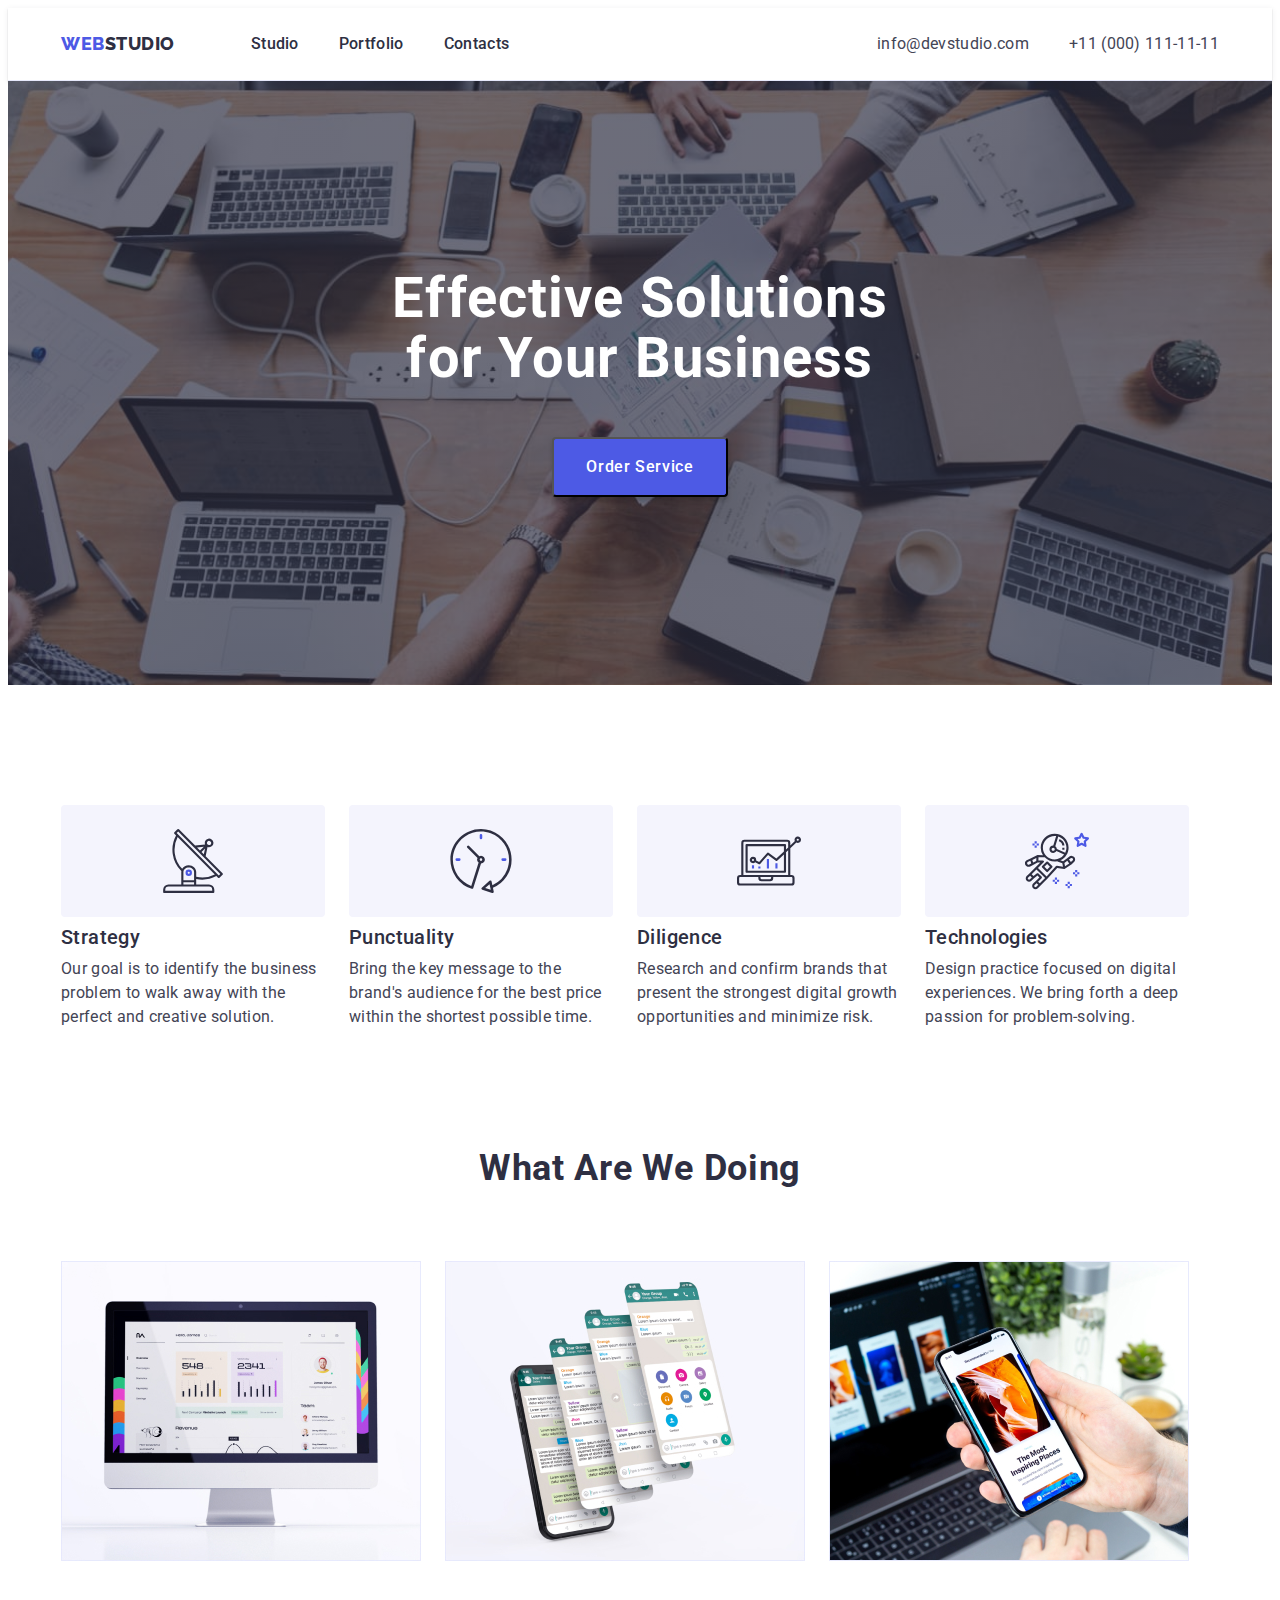
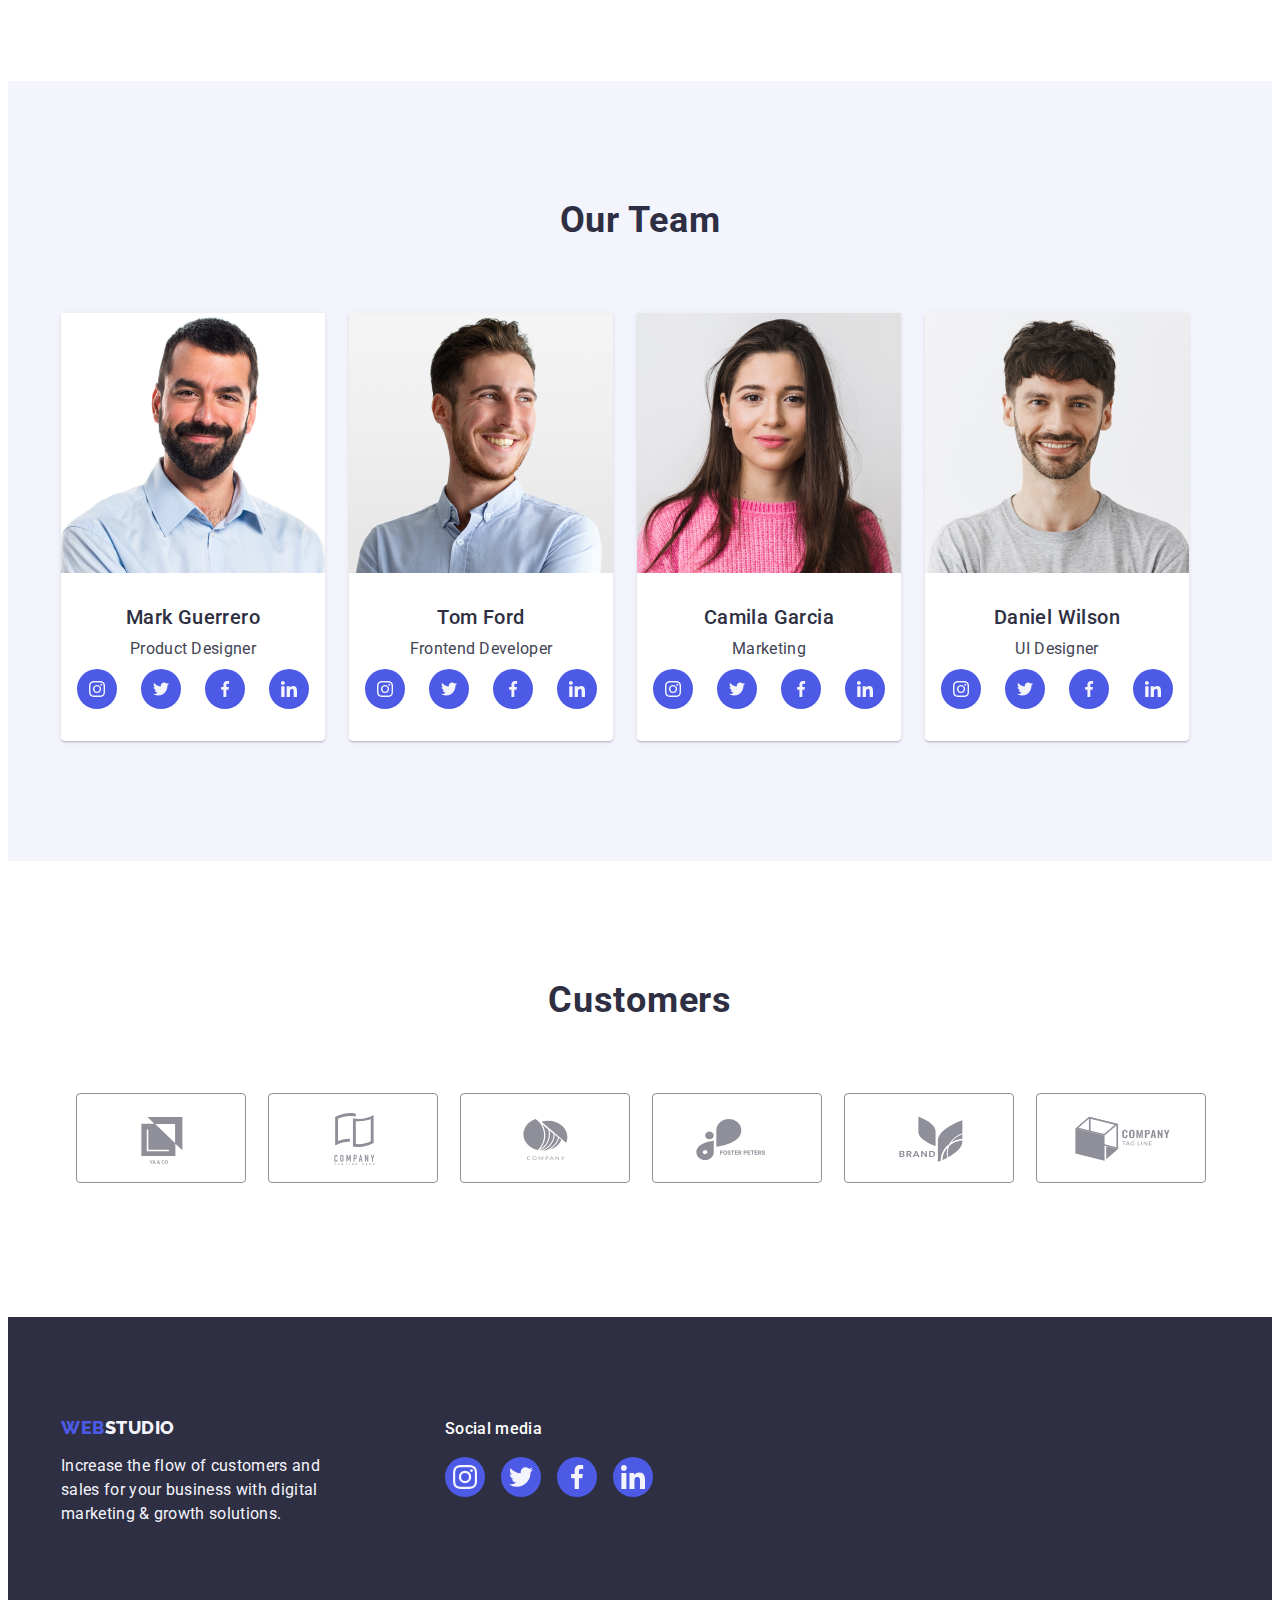
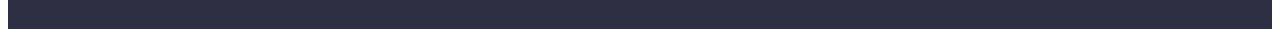
<file: index.html>
<!DOCTYPE html>
<html lang="en">
  <head>
    <meta charset="UTF-8" />
    <meta http-equiv="X-UA-Compatible" content="IE=edge" />
    <meta name="viewport" content="width=device-width, initial-scale=1.0" />
    <title>WebStudio</title>
    <link rel="preconnect" href="https://fonts.googleapis.com" />
    <link rel="preconnect" href="https://fonts.gstatic.com" crossorigin />
    <link
      href="https://fonts.googleapis.com/css2?family=Raleway:wght@800&family=Roboto:wght@400;500;700;900&display=swap"
      rel="stylesheet"
    />
    <link rel="stylesheet" href="https://cdnjs.cloudflare.com/ajax/libs/modern-normalize/1.1.0/modern-normalize.min.css" integrity="sha512-wpPYUAdjBVSE4KJnH1VR1HeZfpl1ub8YT/NKx4PuQ5NmX2tKuGu6U/JRp5y+Y8XG2tV+wKQpNHVUX03MfMFn9Q==" crossorigin="anonymous" referrerpolicy="no-referrer" />
    <link rel="stylesheet" href="./css/styles.css" />
  </head>
  <body>
    <!-- Верхній колонтитул -->
    <header class="header">
      <div class="container header-container">
        <nav class="header-navigation">
          <a class="header-logo logo link" href="./index.html"
            >Web<span class="header-accent">Studio</span></a
          >
          <ul class="header-list list">
            <li class="header-item">
              <a class="header-link link" href="./index.html">Studio</a>
            </li>
            <li class="header-item">
              <a class="header-link link" href="./portfolio.html">Portfolio</a>
            </li>
            <li class="header-item">
              <a class="header-link link" href="">Contacts</a>
            </li>
          </ul>
        </nav>
        <address class="address">
          <ul class="header-list list">
            <li>
              <a class="header-address link" href="mailto:info@devstudio.com"
                >info@devstudio.com</a
              >
            </li>
            <li>
              <a class="header-address link" href="tel:+110001111111"
                >+11 (000) 111-11-11</a
              >
            </li>
          </ul>
        </address>
      </div>
    </header>

    <main>
      <!-- Герой -->
      <section class="section hero">
        <div class="container">
          <h1 class="hero-title">Effective Solutions <br> for Your Business</h1>
          <button class="hero-btn pointer" type="button">Order Service</button>
        </div>
      </section>
      <!-- Про нас -->
      <section class="section about-us">
        <div class="container">
          <h2 class="hidden-title" hidden>Principles of the company's work</h2>
          <ul class="about-us-list list">
            <li class="about-us-item">
              <div class="about-us-image">
                <svg class="about-us-icon" width="64" height="64">
                  <use href="./images/icons.svg#icon-antenna"></use>
                </svg>
              </div>
              <h3 class="about-us-title">Strategy</h3>
              <p class="about-us-text text">
                Our goal is to identify the business problem to walk away with the
                perfect and creative solution.
              </p>
            </li>
            <li class="about-us-item">
              <div class="about-us-image">
                <svg class="about-us-icon" width="64" height="64">
                  <use href="./images/icons.svg#icon-clock"></use>
                </svg>
              </div>
              <h3 class="about-us-title">Punctuality</h3>
              <p class="about-us-text text">
                Bring the key message to the brand's audience for the best price
                within the shortest possible time.
              </p>
            </li>
            <li class="about-us-item">
              <div class="about-us-image">
                <svg class="about-us-icon" width="64" height="64">
                  <use href="./images/icons.svg#icon-diagram"></use>
                </svg>
              </div>
              <h3 class="about-us-title">Diligence</h3>
              <p class="about-us-text text">
                Research and confirm brands that present the strongest digital
                growth opportunities and minimize risk.
              </p>
            </li>
            <li class="about-us-item">
              <div class="about-us-image">
                <svg class="about-us-icon" width="64" height="64">
                  <use href="./images/icons.svg#icon-astronaut"></use>
                </svg>
              </div>
              <h3 class="about-us-title">Technologies</h3>
              <p class="about-us-text text">
                Design practice focused on digital experiences. We bring forth a
                deep passion for problem-solving.
              </p>
            </li>
          </ul>
        </div>
      </section>
      <!-- Наш продукт -->
      <section class="section product">
        <div class="container">
          <h2 class="product-title">What are we doing</h2>
          <ul class="product-list list">
            <li class="product-photo">
              <img
                src="./images/rectangle_1.jpg"
                alt="PC with profile page open"
                width="360"
              />
            </li>
            <li class="product-photo">
              <img
                src="./images/rectangle_2.jpg"
                alt="smartphone with an open chat feed"
                width="360"
              />
            </li>
            <li class="product-photo">
              <img
                src="./images/rectangle_3.jpg"
                alt="smartphone and laptop with synchronized data"
                width="360"
              />
            </li>
          </ul>
        </div>
      </section>
      <!-- Наша команда -->
      <section class="section team">
        <div class="container">
          <h2 class="team-title">Our team</h2>
          <ul class="team-list list">
            <li class="team-card">
              <img
                src="./images/photo_1.jpg"
                alt="photo of Mark Guerrero"
                width="264"
              />
              <div class="text-card">
                <h3 class="team-name">Mark Guerrero</h3>
                <p class="team-text text">Product Designer</p>
                <ul class="team-soc-list list">
                  <li class="team-soc-item"><a class="team-soc-link link" href="">
                    <svg class="team-soc-icon" width="16" height="16">
                      <use href="./images/icons.svg#icon-instagram"></use>
                    </svg>
                  </a></li>
                  <li class="team-soc-item"><a class="team-soc-link link" href="">
                    <svg class="team-soc-icon" width="16" height="16">
                      <use href="./images/icons.svg#icon-twitter"></use>
                    </svg>
                  </a></li>
                  <li class="team-soc-item"><a class="team-soc-link link" href="">
                    <svg class="team-soc-icon" width="16" height="16">
                      <use href="./images/icons.svg#icon-facebook"></use>
                    </svg>
                  </a></li>
                  <li class="team-soc-item"><a class="team-soc-link link" href="">
                    <svg class="team-soc-icon" width="16" height="16">
                      <use href="./images/icons.svg#icon-linkedin"></use>
                    </svg>
                  </a></li>
                </ul>
              </div>
            </li>
            <li class="team-card">
              <img
                src="./images/photo_2.jpg"
                alt="photo of Tom Ford"
                width="264"
              />
              <div class="text-card">
                <h3 class="team-name">Tom Ford</h3>
                <p class="team-text text">Frontend Developer</p>
                <ul class="team-soc-list list">
                  <li class="team-soc-item"><a class="team-soc-link link" href="">
                    <svg class="team-soc-icon" width="16" height="16">
                      <use href="./images/icons.svg#icon-instagram"></use>
                    </svg>
                  </a></li>
                  <li class="team-soc-item"><a class="team-soc-link link" href="">
                    <svg class="team-soc-icon" width="16" height="16">
                      <use href="./images/icons.svg#icon-twitter"></use>
                    </svg>
                  </a></li>
                  <li class="team-soc-item"><a class="team-soc-link link" href="">
                    <svg class="team-soc-icon" width="16" height="16">
                      <use href="./images/icons.svg#icon-facebook"></use>
                    </svg>
                  </a></li>
                  <li class="team-soc-item"><a class="team-soc-link link" href="">
                    <svg class="team-soc-icon" width="16" height="16">
                      <use href="./images/icons.svg#icon-linkedin"></use>
                    </svg>
                  </a></li>
                </ul>
              </div>
            </li>
            <li class="team-card">
              <img
                src="./images/photo_3.jpg"
                alt="photo of Camila Garcia"
                width="264"
              />
              <div class="text-card">
                <h3 class="team-name">Camila Garcia</h3>
                <p class="team-text text">Marketing</p>
                <ul class="team-soc-list list">
                  <li class="team-soc-item"><a class="team-soc-link link" href="">
                    <svg class="team-soc-icon" width="16" height="16">
                      <use href="./images/icons.svg#icon-instagram"></use>
                    </svg>
                  </a></li>
                  <li class="team-soc-item"><a class="team-soc-link link" href="">
                    <svg class="team-soc-icon" width="16" height="16">
                      <use href="./images/icons.svg#icon-twitter"></use>
                    </svg>
                  </a></li>
                  <li class="team-soc-item"><a class="team-soc-link link" href="">
                    <svg class="team-soc-icon" width="16" height="16">
                      <use href="./images/icons.svg#icon-facebook"></use>
                    </svg>
                  </a></li>
                  <li class="team-soc-item"><a class="team-soc-link link" href="">
                    <svg class="team-soc-icon" width="16" height="16">
                      <use href="./images/icons.svg#icon-linkedin"></use>
                    </svg>
                  </a></li>
                </ul>
              </div>
            </li>
            <li class="team-card">
              <img
                src="./images/photo_4.jpg"
                alt="photo of Daniel Wilson"
                width="264"
              />
              <div class="text-card">
                <h3 class="team-name">Daniel Wilson</h3>
                <p class="team-text text">UI Designer</p>
                <ul class="team-soc-list list">
                  <li class="team-soc-item"><a class="team-soc-link link" href="">
                    <svg class="team-soc-icon" width="16" height="16">
                      <use href="./images/icons.svg#icon-instagram"></use>
                    </svg>
                  </a></li>
                  <li class="team-soc-item"><a class="team-soc-link link" href="">
                    <svg class="team-soc-icon" width="16" height="16">
                      <use href="./images/icons.svg#icon-twitter"></use>
                    </svg>
                  </a></li>
                  <li class="team-soc-item"><a class="team-soc-link link" href="">
                    <svg class="team-soc-icon" width="16" height="16">
                      <use href="./images/icons.svg#icon-facebook"></use>
                    </svg>
                  </a></li>
                  <li class="team-soc-item"><a class="team-soc-link link" href="">
                    <svg class="team-soc-icon" width="16" height="16">
                      <use href="./images/icons.svg#icon-linkedin"></use>
                    </svg>
                  </a></li>
                </ul>
              </div>
            </li>
          </ul>
        </div>
      </section>
      <!-- Наші клієнти -->
      <section class="section clients">
        <div class="container">
          <h2 class="clients-title">Customers</h2>
          <ul class="clients-list list">
            <li class="client-item">
              <a class="client-link link" href="">
                <svg class="client-icon" width="104" height="56">
                  <use href="./images/icons.svg#icon-client_1"></use>
                </svg>
              </a>
            </li>
            <li class="client-item">
              <a class="client-link link" href="">
                <svg class="client-icon" width="104" height="56">
                  <use href="./images/icons.svg#icon-client_2"></use>
                </svg>
              </a>
            </li>
            <li class="client-item">
              <a class="client-link link" href="">
                <svg class="client-icon" width="104" height="56">
                  <use href="./images/icons.svg#icon-client_3"></use>
                </svg>
              </a>
            </li>
            <li class="client-item">
              <a class="client-link link" href="">
                <svg class="client-icon" width="104" height="56">
                  <use href="./images/icons.svg#icon-client_4"></use>
                </svg>
              </a>
            </li>
            <li class="client-item">
              <a class="client-link link" href="">
                <svg class="client-icon" width="104" height="56">
                  <use href="./images/icons.svg#icon-client_5"></use>
                </svg>
              </a>
            </li>
            <li class="client-item">
              <a class="client-link link" href="">
                <svg class="client-icon" width="104" height="56">
                  <use href="./images/icons.svg#icon-client_6"></use>
                </svg>
              </a>
            </li>
          </ul>
        </div>
      </section>

    </main>
    <!-- Нижній колонтитул -->
    <footer class="footer">
      <div class="container">
        <div class="footer-container-one">
          <a class="footer-logo logo link" href="./index.html"
          >Web<span class="footer-accent">Studio</span>
          </a>
          <p class="footer-text">Increase the flow of customers and sales for your business with digital marketing & growth solutions.
          </p>
        </div>
        <div class="footer-container-two">
          <h3 class="footer-soc-title">Social media</h3>
          <ul class="footer-soc-list list">
            <li class="footer-soc-item">
              <a class="footer-soc-link link" href="">
                <svg class="footer-soc-icon" width="24" height="24">
                  <use href="./images/icons.svg#icon-instagram"></use>
                </svg>
              </a>
            </li>
            <li class="footer-soc-item">
              <a class="footer-soc-link link" href="">
                <svg class="footer-soc-icon" width="24" height="24">
                  <use href="./images/icons.svg#icon-twitter"></use>
                </svg>
              </a>
            </li>
            <li class="footer-soc-item">
              <a class="footer-soc-link link" href="">
                <svg class="footer-soc-icon" width="24" height="24">
                  <use href="./images/icons.svg#icon-facebook"></use>
                </svg>
              </a>
            </li>
            <li class="footer-soc-item">
              <a class="footer-soc-link link" href="">
                <svg class="footer-soc-icon" width="24" height="24">
                  <use href="./images/icons.svg#icon-linkedin"></use>
                </svg>
              </a>
            </li>
          </ul>
        </div>
      </div>
    </footer>
  </body>
</html>
</file>
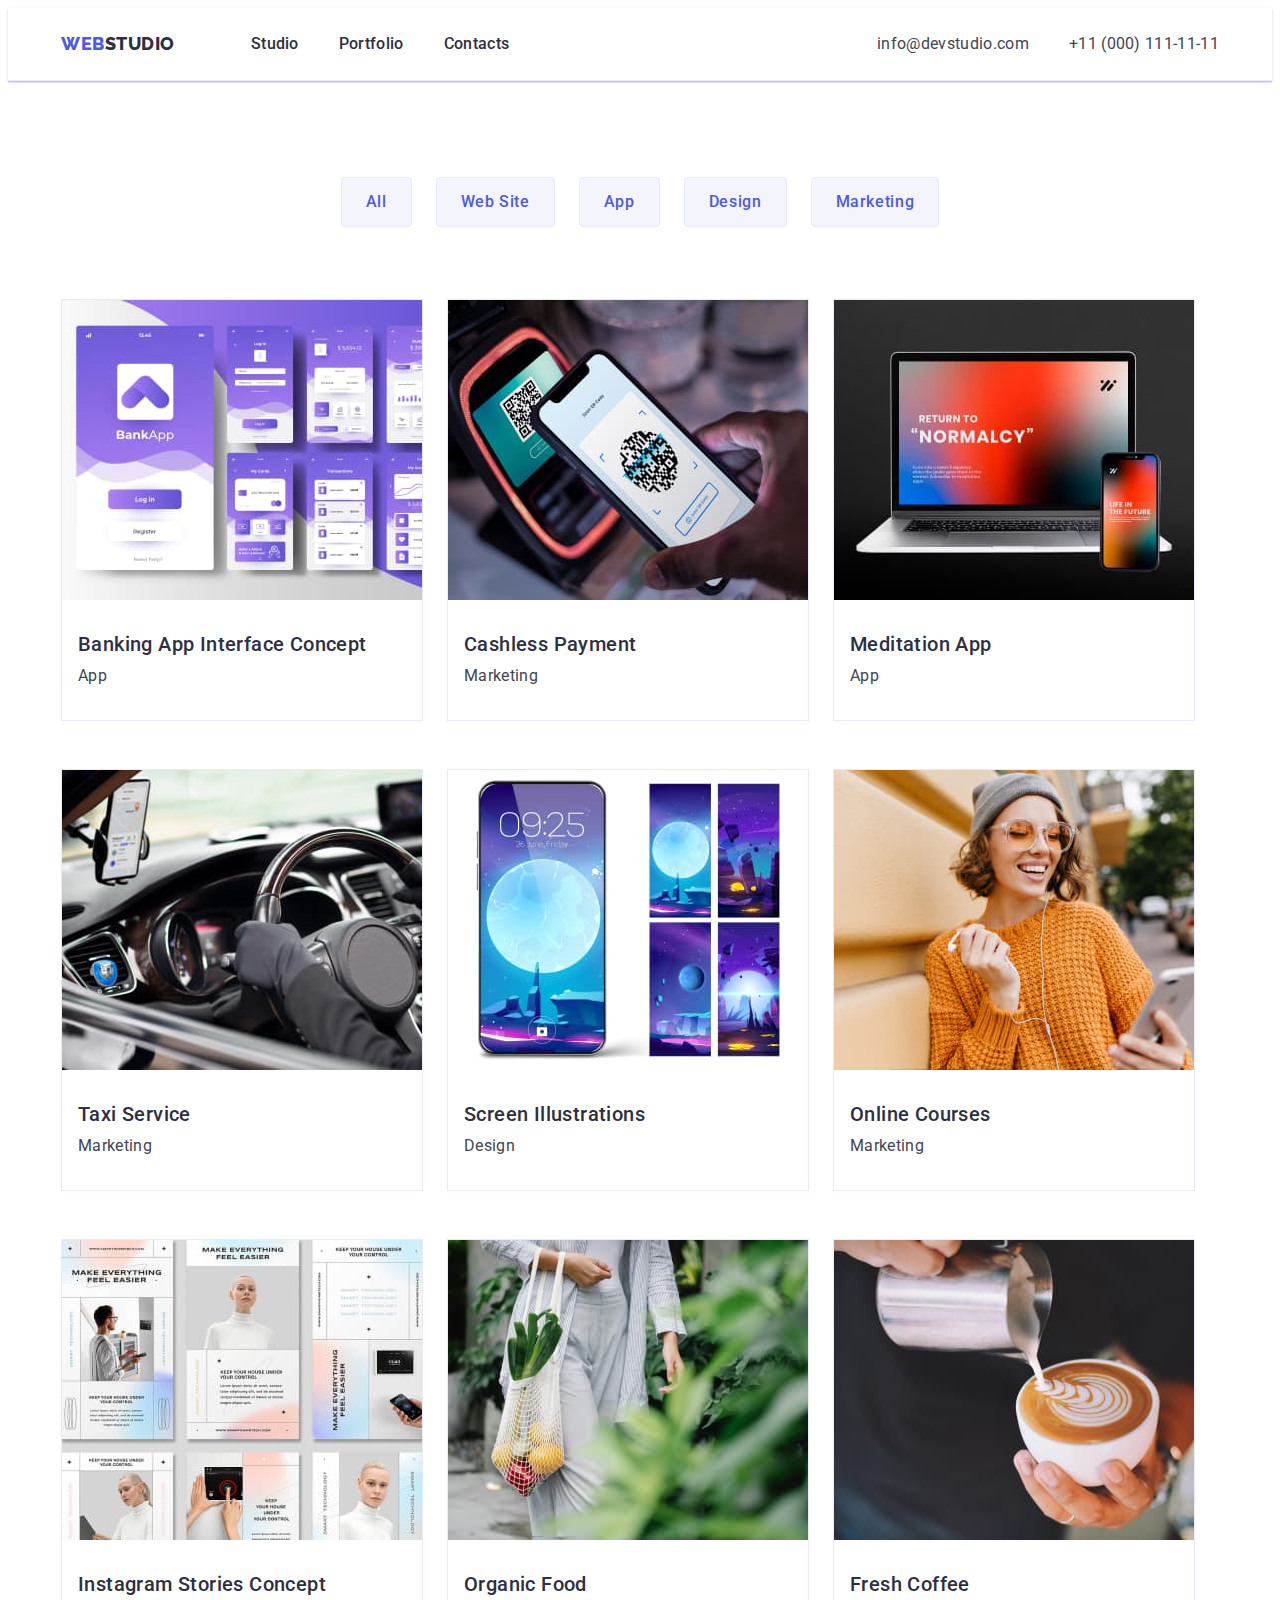
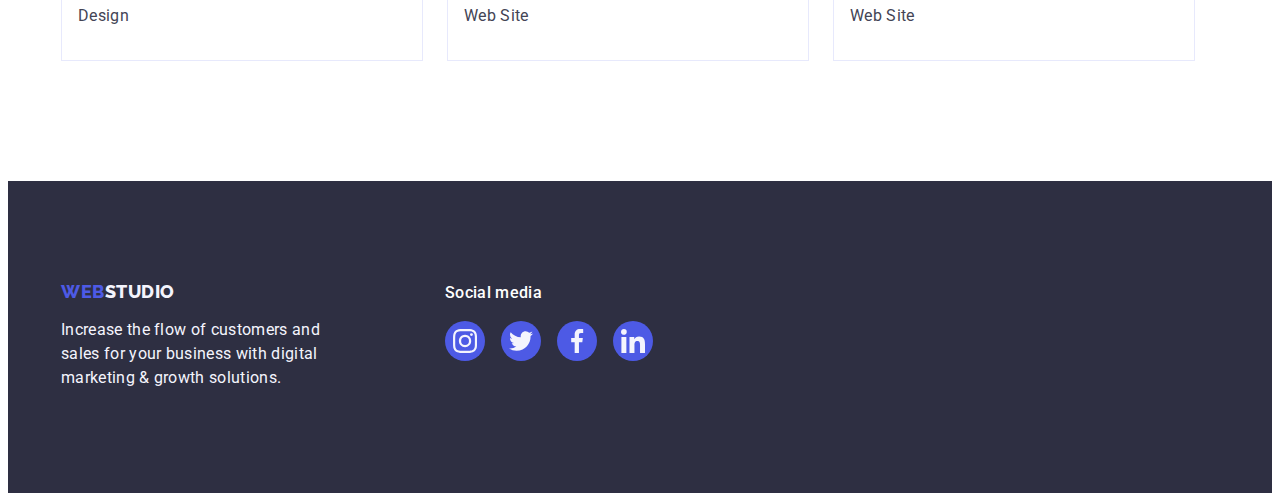
<file: portfolio.html>
<!DOCTYPE html>
<html lang="en">
  <head>
    <meta charset="UTF-8" />
    <meta http-equiv="X-UA-Compatible" content="IE=edge" />
    <meta name="viewport" content="width=device-width, initial-scale=1.0" />
    <title>WebStudio</title>
    <link rel="preconnect" href="https://fonts.googleapis.com" />
    <link rel="preconnect" href="https://fonts.gstatic.com" crossorigin />
    <link
      href="https://fonts.googleapis.com/css2?family=Raleway:wght@800&family=Roboto:wght@400;500;700;900&display=swap"
      rel="stylesheet"
    />
    <link rel="stylesheet" href="https://cdnjs.cloudflare.com/ajax/libs/modern-normalize/1.1.0/modern-normalize.min.css" integrity="sha512-wpPYUAdjBVSE4KJnH1VR1HeZfpl1ub8YT/NKx4PuQ5NmX2tKuGu6U/JRp5y+Y8XG2tV+wKQpNHVUX03MfMFn9Q==" crossorigin="anonymous" referrerpolicy="no-referrer" />
    <link rel="stylesheet" href="./css/styles.css" />
  </head>
  <body>
    <!-- Верхній колонтитул -->
    <header class="header">
      <div class="container header-container">
        <nav class="header-navigation">
          <a class="header-logo logo link" href="./index.html"
            >Web<span class="header-accent">Studio</span></a
          >
          <ul class="header-list list">
            <li class="header-item">
              <a class="header-link link" href="./index.html">Studio</a>
            </li>
            <li class="header-item">
              <a class="header-link link" href="./portfolio.html">Portfolio</a>
            </li>
            <li class="header-item">
              <a class="header-link link" href="">Contacts</a>
            </li>
          </ul>
        </nav>
        <address class="address">
          <ul class="header-list list">
            <li>
              <a class="header-address link" href="mailto:info@devstudio.com"
                >info@devstudio.com</a
              >
            </li>
            <li>
              <a class="header-address link" href="tel:+110001111111"
                >+11 (000) 111-11-11</a
              >
            </li>
          </ul>
        </address>
      </div>
    </header>

    <main>
      <section class="section portfolio">
        <h1 hidden>Portfolio</h1>
        <!-- Проекти -->
        <div class="container">
          <ul class="filter-list list">
            <li class="filter-elements">
              <button class="filter-btn pointer" type="button">All</button>
            </li>
            <li class="filter-elements">
              <button class="filter-btn pointer" type="button">Web Site</button>
            </li>
            <li class="filter-elements">
              <button class="filter-btn pointer" type="button">App</button>
            </li>
            <li class="filter-elements">
              <button class="filter-btn pointer" type="button">Design</button>
            </li>
            <li class="filter-elements">
              <button class="filter-btn pointer" type="button">Marketing</button>
            </li>
          </ul>
          <ul class="project-list list">
            <li class="project-card">
              <a class="link" href="">
                <img
                  src="./images/project_1.jpg"
                  alt="photo of the project"
                  width="360"
                />
                <div class="text-card-portfolio">
                  <h2 class="project-title">Banking App Interface Concept</h2>
                  <p class="project-text text">App</p>
                </div>
              </a>
            </li>
            <li class="project-card">
              <a class="link" href="">
                <img
                  src="./images/project_2.jpg"
                  alt="photo of the project"
                  width="360"
                />
                <div class="text-card-portfolio">
                  <h2 class="project-title">Cashless Payment</h2>
                  <p class="project-text text">Marketing</p>
                </div>
              </a>
            </li>
            <li class="project-card">
              <a class="link" href="">
                <img
                  src="./images/project_3.jpg"
                  alt="photo of the project"
                  width="360"
                />
                <div class="text-card-portfolio">
                  <h2 class="project-title">Meditation App</h2>
                  <p class="project-text text">App</p>
                </div>
              </a>
            </li>
            <li class="project-card">
              <a class="link" href="">
                <img
                  src="./images/project_4.jpg"
                  alt="photo of the project"
                  width="360"
                />
                <div class="text-card-portfolio">
                  <h2 class="project-title">Taxi Service</h2>
                  <p class="project-text text">Marketing</p>
                </div>
              </a>
            </li>
            <li class="project-card">
              <a class="link" href="">
                <img
                  src="./images/project_5.jpg"
                  alt="photo of the project"
                  width="360"
                />
                <div class="text-card-portfolio">
                  <h2 class="project-title">Screen Illustrations</h2>
                  <p class="project-text text">Design</p>
                </div>
              </a>
            </li>
            <li class="project-card">
              <a class="link" href="">
                <img
                  src="./images/project_6.jpg"
                  alt="photo of the project"
                  width="360"
                />
                <div class="text-card-portfolio">
                  <h2 class="project-title">Online Courses</h2>
                  <p class="project-text text">Marketing</p>
                </div>
              </a>
            </li>
            <li class="project-card">
              <a class="link" href="">
                <img
                  src="./images/project_7.jpg"
                  alt="photo of the project"
                  width="360"
                />
                <div class="text-card-portfolio">
                  <h2 class="project-title">Instagram Stories Concept</h2>
                  <p class="project-text text">Design</p>
                </div>
              </a>
            </li>
            <li class="project-card">
              <a class="link" href="">
                <img
                  src="./images/project_8.jpg"
                  alt="photo of the project"
                  width="360"
                />
                <div class="text-card-portfolio">
                  <h2 class="project-title">Organic Food</h2>
                  <p class="project-text text">Web Site</p>
                </div>
              </a>
            </li>
            <li class="project-card">
              <a class="link" href="">
                <img
                  src="./images/project_9.jpg"
                  alt="photo of the project"
                  width="360"
                />
                <div class="text-card-portfolio">
                  <h2 class="project-title">Fresh Coffee</h2>
                  <p class="project-text text">Web Site</p>
                </div>
              </a>
            </li>
          </ul>
        </div>
      </section>
    </main>
    <!-- Нижній колонтитул -->
    <footer class="footer">
      <div class="container">
        <div class="footer-container-one">
          <a class="footer-logo logo link" href="./index.html"
          >Web<span class="footer-accent">Studio</span>
          </a>
          <p class="footer-text">Increase the flow of customers and sales for your business with digital marketing & growth solutions.
          </p>
        </div>
        <div class="footer-container-two">
          <h3 class="footer-soc-title">Social media</h3>
          <ul class="footer-soc-list list">
            <li class="footer-soc-item">
              <a class="footer-soc-link link" href="">
                <svg class="footer-soc-icon" width="24" height="24">
                  <use href="./images/icons.svg#icon-instagram"></use>
                </svg>
              </a>
            </li>
            <li class="footer-soc-item">
              <a class="footer-soc-link link" href="">
                <svg class="footer-soc-icon" width="24" height="24">
                  <use href="./images/icons.svg#icon-twitter"></use>
                </svg>
              </a>
            </li>
            <li class="footer-soc-item">
              <a class="footer-soc-link link" href="">
                <svg class="footer-soc-icon" width="24" height="24">
                  <use href="./images/icons.svg#icon-facebook"></use>
                </svg>
              </a>
            </li>
            <li class="footer-soc-item">
              <a class="footer-soc-link link" href="">
                <svg class="footer-soc-icon" width="24" height="24">
                  <use href="./images/icons.svg#icon-linkedin"></use>
                </svg>
              </a>
            </li>
          </ul>
        </div>
      </div>
    </footer>
  </body>
</html>
</file>
<file: css/styles.css>
:root {
  --main-color: #2e2f42;
  --second-color: #ffffff;
  --main-background-color: #2e2f42;
  --second-background-color: #f4f4fd;
  --main-text-color: #434455;
  --footer-text-color: #f4f4fd;
  --btn-background-color: #4d5ae5;
  --portfolio-btn-text-color: #4d5ae5;
  --portfolio-focus-background-color: #404bbf;
  --focus-text-color: #404bbf;
  --border-color: #e7e9fc;
  --logo-first-text-color: #4d5ae5;
  --client-item-color: #8e8f99;
}

body {
  font-family: "Roboto", sans-serif;
  color: var(--main-text-color);
  background-color: var(--second-color);
}
img {
  display: block;
  max-width: 100%;
}
.container {
  padding-left: 15px;
  padding-right: 15px;
  margin: 0 auto;
  width: 1158px;
}
.section {
  padding: 120px 0;
}
.list {
  list-style: none;
}
.link {
  text-decoration: none;
}
.pointer {
  cursor: pointer;
}
.accent {
  color: var(--logo-first-text-color);
}
.logo {
  font-family: "Raleway", sans-serif;
  font-style: normal;
  font-weight: 800;
  font-size: 18px;
  line-height: 1.17;
  letter-spacing: 0.03em;
  text-transform: uppercase;
  color: var(--logo-first-text-color);
}

/* ------HEADER------ */

.header {
  border-bottom: 1px solid #E7E9FC;
  box-shadow: 0px 2px 1px rgba(46, 47, 66, 0.08), 0px 1px 1px rgba(46, 47, 66, 0.16), 0px 1px 6px rgba(46, 47, 66, 0.08);
}
.header-container {
  display: flex;
  height: 72px;
  align-items: center;
}
.header-navigation {
  display: flex;
  align-items: center;
  margin-right: auto;
}
.header-logo {
  margin-right: 76px;
}
.header-accent {
  color: var(--main-color);
}
.header-list {
  display: flex;
  margin-top: 0;
  margin-bottom: 0;
  padding: 0;
  gap: 40px;
}
.header-item {
}
.header-link {
  font-weight: 500;
  font-size: 16px;
  line-height: 1.5;
  letter-spacing: 0.02em;
  color: var(--main-color);
}
.header-link:is(:hover, :focus) {
  color: var(--focus-text-color);
}
.address {
  font-style: normal;
}
.header-address {
  font-weight: 400;
  font-size: 16px;
  line-height: 1.5;
  letter-spacing: 0.02em;
  color: var(--main-text-color);
}
.header-address:is(:hover, :focus) {
  color: var(--focus-text-color);
}
.header-phone {
  font-weight: 400;
  font-size: 16px;
  line-height: 1.5;
  letter-spacing: 0.02em;
  color: var(--main-text-color);
}
.text {
  font-size: 16px;
  line-height: 1.5;
  letter-spacing: 0.02em;
  color: var(--main-text-color);
}

/* ------HERO------ */

.hero {
  background-color: var(--main-background-color);
  background-image: linear-gradient(rgba(46, 47, 66, 0.7), rgba(46, 47, 66, 0.7)), url(../images/background-hero.jpg);
  background-repeat: no-repeat;
  background-position: center;
  background-size: cover;
  text-align: center;
}
.section.hero {
  padding: 188px 0;
}
.hero-title {
  margin-top: 0;
  margin-bottom: 48px;
  font-size: 56px;
  line-height: 1.07;
  letter-spacing: 0.02em;
  color: var(--second-color);
  
}
.hero-btn {
  display: inline-block;
  padding: 16px 32px;
  min-width: 169px;
  font-family: "Roboto", sans-serif;
  font-weight: 500;
  font-size: 16px;
  line-height: 1.5;
  letter-spacing: 0.04em;
  background: var(--btn-background-color);
  color: var(--second-color);
  box-shadow: 0px 4px 4px rgba(0, 0, 0, 0.15);
  border-radius: 4px;
}
.hero-btn:hover,
.hero-btn:focus {
  background-color: var(--focus-text-color);
}

/* ------ABOUT US------ */

.about-us {
}
.about-us-list {
  display: flex;
  margin-top: 0;
  margin-bottom: 0;
  padding: 0;
  gap: 24px;
}
.about-us-item {
  width: 264px;
}
/* .about-us-item::before {
  display: block;
  content: "";
  height: 64px;

  background-color: var(--second-background-color);
} */
.about-us-image {
  display: block;
  height: 112px;
  padding: 0;
  margin: 0 0 8px;
  background-color: var(--second-background-color);
  border-radius: 4px;
}
.about-us-image:hover, 
.about-us-image:focus {
  filter: drop-shadow(0px 4px 4px rgba(0, 0, 0, 0.25));
}
.about-us-icon {
  padding: 0;
  margin: 24px 100px;
}
.about-us-title {
  margin-top: 0;
  margin-bottom: 8px;
  font-weight: 500;
  font-size: 20px;
  line-height: 1.2;
  letter-spacing: 0.02em;
  color: var(--main-color);
}
.about-us-text {
  margin-top: 0;
  margin-bottom: 0;
}

/* ------PROUCT------ */

.section.product {
  padding-top: 0;
}
.product-title {
  margin-top: 0;
  margin-bottom: 72px;
  font-size: 36px;
  line-height: 1.11;
  text-align: center;
  letter-spacing: 0.02em;
  text-transform: capitalize;
  color: var(--main-color);
}
.product-list {
  display: flex;
  margin-top: 0;
  margin-bottom: 0;
  padding: 0;
  gap: 24px;
}
.product-photo {
}

/* ------TEAM------ */

.team {
  background: var(--second-background-color);
}
.team-title {
  margin-top: 0;
  margin-bottom: 72px;
  font-size: 36px;
  line-height: 1.11;
  text-align: center;
  letter-spacing: 0.02em;
  text-transform: capitalize;
  color: var(--main-color);
}
.team-list {
  display: flex;
  margin-top: 0;
  margin-bottom: 0;
  padding: 0;
  gap: 24px;
}
.team-card {
  text-align:center;
  background: var(--second-color);
  box-shadow: 0px 1px 6px rgba(46, 47, 66, 0.08),
    0px 1px 1px rgba(46, 47, 66, 0.16), 0px 2px 1px rgba(46, 47, 66, 0.08);
  border-radius: 0px 0px 4px 4px;
}
.text-card {
  padding: 32px 16px;
}
.team-name {
  margin: 0 0 8px;
  font-weight: 500;
  font-size: 20px;
  line-height: 1.2;
  letter-spacing: 0.02em;
  color: var(--main-color);
}
.team-text {
  margin: 0 0 8px 0;
}
.team-soc-list {
  display: flex;
  padding: 0;
  justify-content: center;
  gap: 24px;
}
.team-soc-item {
  width: 40px;
  height: 40px;
}
.team-soc-link {
  display: flex;
  width: 100%;
  height: 100%;
  border-radius: 50%;
  background-color: var(--btn-background-color);
  align-items: center;
  justify-content: center;
}
.team-soc-link:hover, 
.team-soc-link:focus {
  background-color: var(--portfolio-focus-background-color);
}
.team-soc-icon {
}

/* ------CLIENTS------ */

.section {
}
.clients {
}
.container {
}
.clients-title {
  margin-top: 0;
  margin-bottom: 72px;
  font-size: 36px;
  line-height: 1.11;
  text-align: center;
  letter-spacing: 0.02em;
  text-transform: capitalize;
  color: var(--main-color);
}
.clients-list {
  display: flex;
  padding: 0;
  justify-content: center;
  gap: 24px;
}
.client-item {
  width: 168px;
  height: 88px;
}
.client-link {
  display: flex;
  width: 100%;
  height: 100%;
  align-items: center;
  justify-content: center;
  fill: var(--client-item-color);
  border: 1px solid var(--client-item-color);
  border-radius: 4px;
}
.client-link:hover, 
.client-link:focus {
  fill: var(--focus-text-color);
  border: 1px solid var(--focus-text-color);
}

/* ------FOOTER------ */

.footer {
  background: var(--main-background-color);
}
.footer .container {
  display: flex;
  align-items: flex-start;
  justify-content: flex-start;
  padding-top: 100px;
  gap: 120px;
}
.footer-container-one {
  width: 264px;
  height: 112px;
  margin-bottom: 100px;
}
.footer-logo {
  display: block;
}
.footer-accent {
  color: var(--footer-text-color);
}
.footer-text {
  max-width: 264px;
  font-size: 16px;
  line-height: 1.5;
  letter-spacing: 0.02em;
  color: var(--footer-text-color);
}
.footer-container-two {
  width: 208px;
  height: 80px;
  margin-bottom: 132px;
}
.footer-soc-title {
  font-weight: 500;
  font-size: 16px;
  line-height: 1.5;
  letter-spacing: 0.02em;
  color: var(--second-color);
  margin: 0 0 16px;
}
.footer-soc-list {
  display: flex;
  padding: 0;
  justify-content: center;
  gap: 16px;
}
.footer-soc-item {
  width: 40px;
  height: 40px;
}
.footer-soc-link {
  display: flex;
  width: 100%;
  height: 100%;
  border-radius: 50%;
  background-color: var(--btn-background-color);
  align-items: center;
  justify-content: center;
}
.footer-soc-link:hover, 
.footer-soc-link:focus {
  background-color: #31D0AA;
}

/* ___________________PORTFOLIO___________________ */

.section.portfolio {
  padding-top: 96px;
}

/* ------PROJECTS------ */

.filter {
}
.filter-list {
  display: flex;
  justify-content: center;
  margin-top: 0;
  margin-bottom: 72px;
  padding: 0;
  gap: 24px;
}
.filter-elements {
}
.filter-btn {
  display: inline-block;
  border-radius: 4px;
  padding: 12px 24px;
  width: content;

  font-family: "Roboto", sans-serif;
  font-weight: 500;
  font-size: 16px;
  line-height: 1.5;
  letter-spacing: 0.04em;
  color: var(--portfolio-btn-text-color);
  background: var(--second-background-color);
  border: 1px solid var(--border-color);
  border-radius: 4px;
}
.filter-btn:is(:hover, :focus) {
  color: var(--second-color);
  background: var(--portfolio-focus-background-color);
  border: 1px solid var(--portfolio-focus-background-color);
  box-shadow: 0px 3px 1px rgba(0, 0, 0, 0.1), 0px 2px 1px rgba(0, 0, 0, 0.08), 0px 2px 2px rgba(0, 0, 0, 0.12);
}

.project-list {
  display: flex;
  flex-wrap: wrap;
  margin-top: 0;
  margin-bottom: 0;
  padding: 0;
}
.project-card {
  width: 360px;
  height: 420px;
  margin: 48px 24px 0 0;
  border: 1px solid var(--border-color);
}
.project-card:nth-child(3n + 3) {
  margin-right: 0;
}
.project-card:nth-child(-n + 3) {
  margin-top: 0;
}
.project-card:hover,
.project-card:focus {
  box-shadow: 0px 1px 6px rgba(46, 47, 66, 0.08), 0px 1px 1px rgba(46, 47, 66, 0.16), 0px 2px 1px rgba(46, 47, 66, 0.08);
}
.text-card-portfolio {
  display: block;
  padding: 32px 16px;
}
.project-title {
  margin: 0 0 8px;
  padding: 0;
  font-weight: 500;
  font-size: 20px;
  line-height: 1.2;
  letter-spacing: 0.02em;
  color: var(--main-color);
}
.project-text {
  padding: 0;
  margin: 0;

}
</file>
